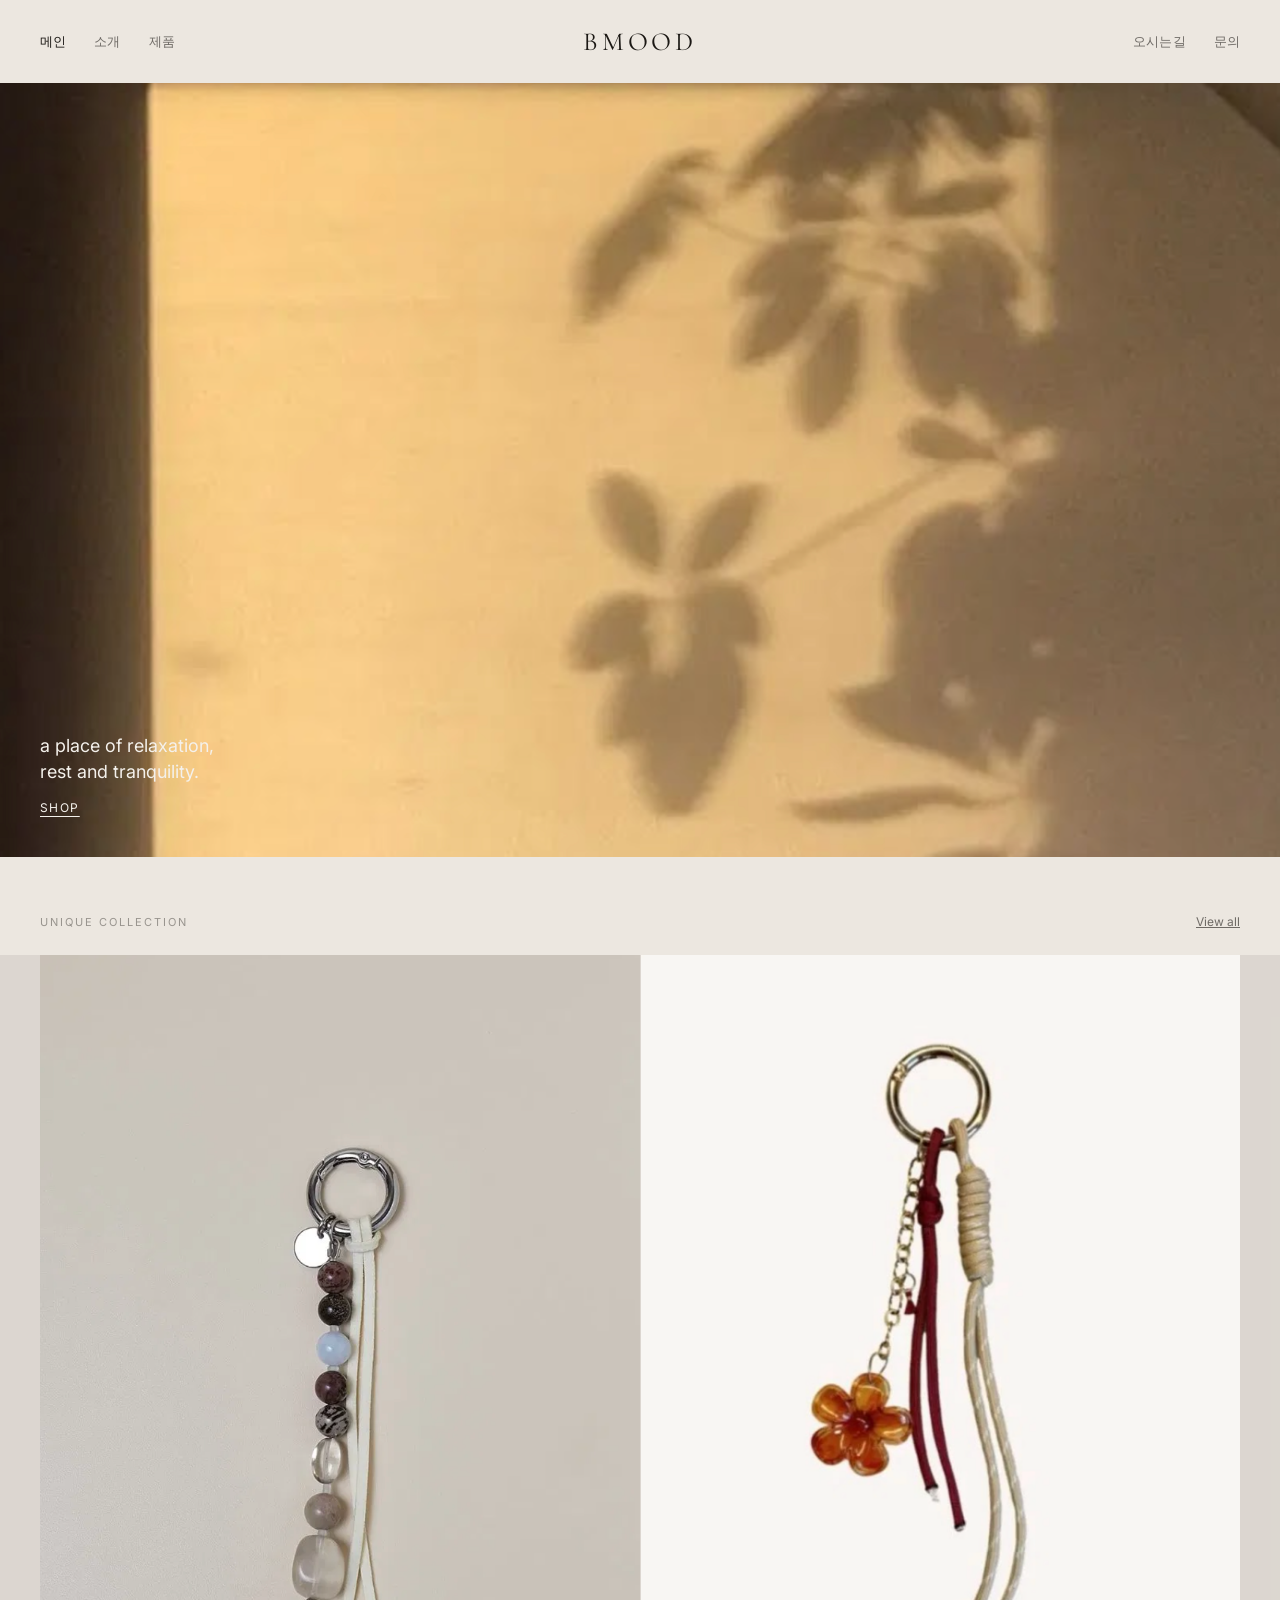
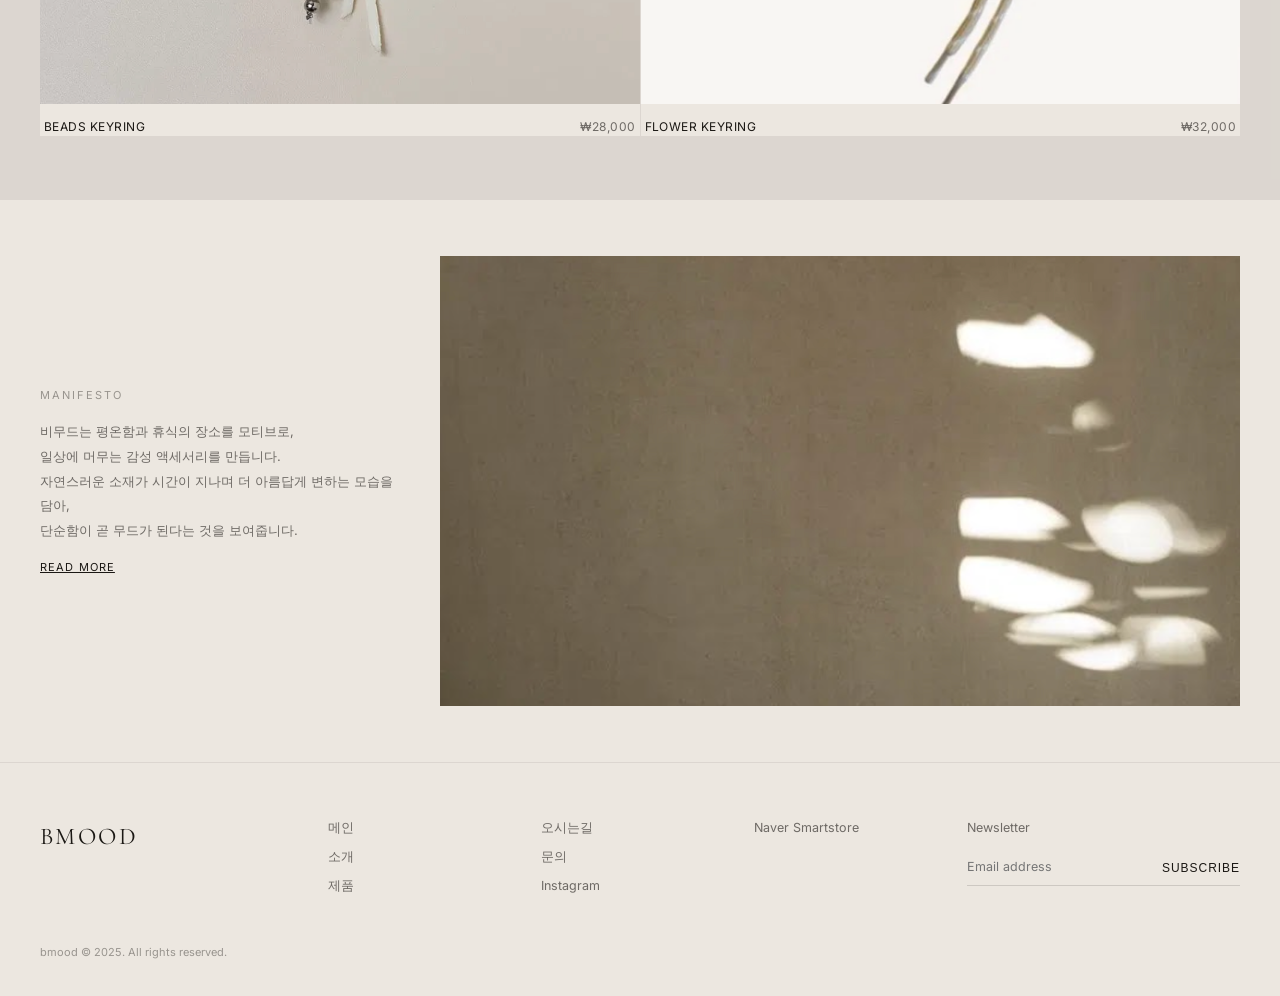
<file: index.html>
<!DOCTYPE html>
<html lang="ko">
<head>
<meta charset="UTF-8">
<meta name="viewport" content="width=device-width, initial-scale=1.0">
<title>bmood — a place of relaxation, rest and tranquility.</title>
<link href="https://fonts.googleapis.com/css2?family=Cormorant+Garamond:ital@0;1&family=Inter:wght@300;400;500&display=swap" rel="stylesheet">
<link rel="stylesheet" href="styles.css">
</head>
<body>

<header class="site-header">
  <nav class="nav-left">
    <a href="index.html" class="active">메인</a>
    <a href="about.html">소개</a>
    <a href="shop.html">제품</a>
  </nav>
  <a class="logo" href="index.html">bmood</a>
  <nav class="nav-right">
    <a href="location.html">오시는길</a>
    <a href="contact.html">문의</a>
  </nav>
  <button class="nav-menu-btn" aria-label="메뉴 열기"><span></span><span></span><span></span></button>
</header>
<div class="mobile-nav">
  <a href="index.html" class="active">메인</a>
  <a href="about.html">소개</a>
  <a href="shop.html">제품</a>
  <a href="location.html">오시는길</a>
  <a href="contact.html">문의</a>
</div>

<section class="hero">
  <img src="e.png" alt="bmood lifestyle">
  <div class="hero-overlay">
    <p>a place of relaxation,<br>rest and tranquility.</p>
    <a class="hero-link" href="shop.html">Shop</a>
  </div>
</section>

<div class="section-head">
  <span class="eyebrow">Unique Collection</span>
  <span class="meta"><a href="shop.html">View all</a></span>
</div>

<div class="product-grid cols-2">
  <a class="product-card" href="shop.html">
    <div class="thumb"><img src="a.png" alt="Beads Keyring"></div>
    <div class="meta-row">
      <span>Beads Keyring</span>
      <span class="price">₩28,000</span>
    </div>
  </a>
  <a class="product-card" href="shop.html">
    <div class="thumb"><img src="b.png" alt="Flower Keyring"></div>
    <div class="meta-row">
      <span>Flower Keyring</span>
      <span class="price">₩32,000</span>
    </div>
  </a>
</div>

<div class="manifesto">
  <div class="manifesto-text">
    <span class="eyebrow">Manifesto</span>
    <p>비무드는 평온함과 휴식의 장소를 모티브로,<br>일상에 머무는 감성 액세서리를 만듭니다.<br>자연스러운 소재가 시간이 지나며 더 아름답게 변하는 모습을 담아,<br>단순함이 곧 무드가 된다는 것을 보여줍니다.</p>
    <a class="read-more" href="about.html">Read more</a>
  </div>
  <div class="manifesto-image">
    <img src="c.png" alt="bmood mood">
  </div>
</div>

<footer class="site-footer">
  <div class="footer-top">
    <div class="footer-brand-mark">bmood</div>
    <div class="footer-col">
      <a href="index.html">메인</a>
      <a href="about.html">소개</a>
      <a href="shop.html">제품</a>
    </div>
    <div class="footer-col">
      <a href="location.html">오시는길</a>
      <a href="contact.html">문의</a>
      <a href="https://www.instagram.com/bmood_/" target="_blank" rel="noopener">Instagram</a>
    </div>
    <div class="footer-col">
      <a href="https://smartstore.naver.com" target="_blank" rel="noopener">Naver Smartstore</a>
    </div>
    <div class="footer-col">
      <span class="footer-newsletter-label">Newsletter</span>
      <div class="newsletter-input-row">
        <input type="email" placeholder="Email address">
        <button type="button">Subscribe</button>
      </div>
    </div>
  </div>
  <div class="footer-bottom">bmood © 2025. All rights reserved.</div>
</footer>

<script src="main.js"></script>
</body>
</html>
</file>
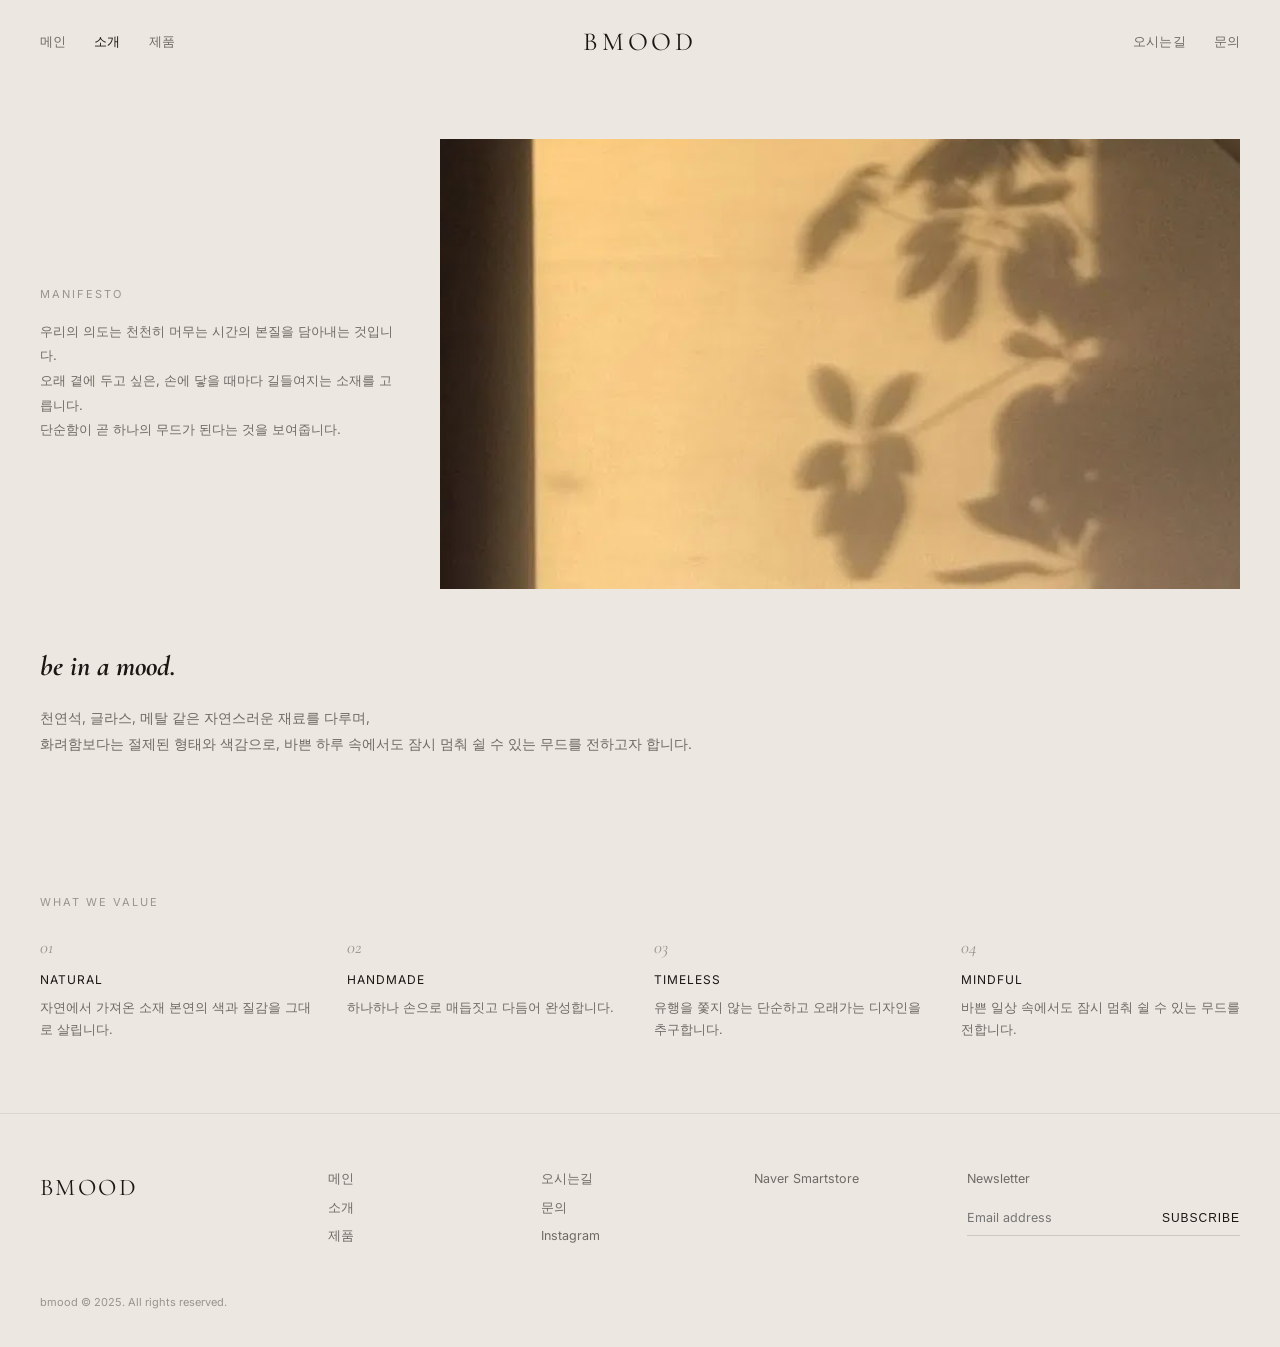
<file: about.html>
<!DOCTYPE html>
<html lang="ko">
<head>
<meta charset="UTF-8">
<meta name="viewport" content="width=device-width, initial-scale=1.0">
<title>소개 — bmood</title>
<link href="https://fonts.googleapis.com/css2?family=Cormorant+Garamond:ital@0;1&family=Inter:wght@300;400;500&display=swap" rel="stylesheet">
<link rel="stylesheet" href="styles.css">
</head>
<body>

<header class="site-header">
  <nav class="nav-left">
    <a href="index.html">메인</a>
    <a href="about.html" class="active">소개</a>
    <a href="shop.html">제품</a>
  </nav>
  <a class="logo" href="index.html">bmood</a>
  <nav class="nav-right">
    <a href="location.html">오시는길</a>
    <a href="contact.html">문의</a>
  </nav>
  <button class="nav-menu-btn" aria-label="메뉴 열기"><span></span><span></span><span></span></button>
</header>
<div class="mobile-nav">
  <a href="index.html">메인</a>
  <a href="about.html" class="active">소개</a>
  <a href="shop.html">제품</a>
  <a href="location.html">오시는길</a>
  <a href="contact.html">문의</a>
</div>

<div class="manifesto">
  <div class="manifesto-text">
    <span class="eyebrow">Manifesto</span>
    <p>우리의 의도는 천천히 머무는 시간의 본질을 담아내는 것입니다.<br>오래 곁에 두고 싶은, 손에 닿을 때마다 길들여지는 소재를 고릅니다.<br>단순함이 곧 하나의 무드가 된다는 것을 보여줍니다.</p>
  </div>
  <div class="manifesto-image">
    <img src="e.png" alt="bmood lifestyle">
  </div>
</div>

<div class="story-section">
  <h2>be in a mood.</h2>
  <p>천연석, 글라스, 메탈 같은 자연스러운 재료를 다루며,<br>화려함보다는 절제된 형태와 색감으로, 바쁜 하루 속에서도 잠시 멈춰 쉴 수 있는 무드를 전하고자 합니다.</p>
</div>

<div class="section-head">
  <span class="eyebrow">What We Value</span>
</div>
<div class="value-grid">
  <div class="value-item">
    <span class="num">01</span>
    <p class="name">Natural</p>
    <p class="text">자연에서 가져온 소재 본연의 색과 질감을 그대로 살립니다.</p>
  </div>
  <div class="value-item">
    <span class="num">02</span>
    <p class="name">Handmade</p>
    <p class="text">하나하나 손으로 매듭짓고 다듬어 완성합니다.</p>
  </div>
  <div class="value-item">
    <span class="num">03</span>
    <p class="name">Timeless</p>
    <p class="text">유행을 쫓지 않는 단순하고 오래가는 디자인을 추구합니다.</p>
  </div>
  <div class="value-item">
    <span class="num">04</span>
    <p class="name">Mindful</p>
    <p class="text">바쁜 일상 속에서도 잠시 멈춰 쉴 수 있는 무드를 전합니다.</p>
  </div>
</div>

<footer class="site-footer">
  <div class="footer-top">
    <div class="footer-brand-mark">bmood</div>
    <div class="footer-col">
      <a href="index.html">메인</a>
      <a href="about.html">소개</a>
      <a href="shop.html">제품</a>
    </div>
    <div class="footer-col">
      <a href="location.html">오시는길</a>
      <a href="contact.html">문의</a>
      <a href="https://www.instagram.com/bmood_/" target="_blank" rel="noopener">Instagram</a>
    </div>
    <div class="footer-col">
      <a href="https://smartstore.naver.com" target="_blank" rel="noopener">Naver Smartstore</a>
    </div>
    <div class="footer-col">
      <span class="footer-newsletter-label">Newsletter</span>
      <div class="newsletter-input-row">
        <input type="email" placeholder="Email address">
        <button type="button">Subscribe</button>
      </div>
    </div>
  </div>
  <div class="footer-bottom">bmood © 2025. All rights reserved.</div>
</footer>

<script src="main.js"></script>
</body>
</html>
</file>
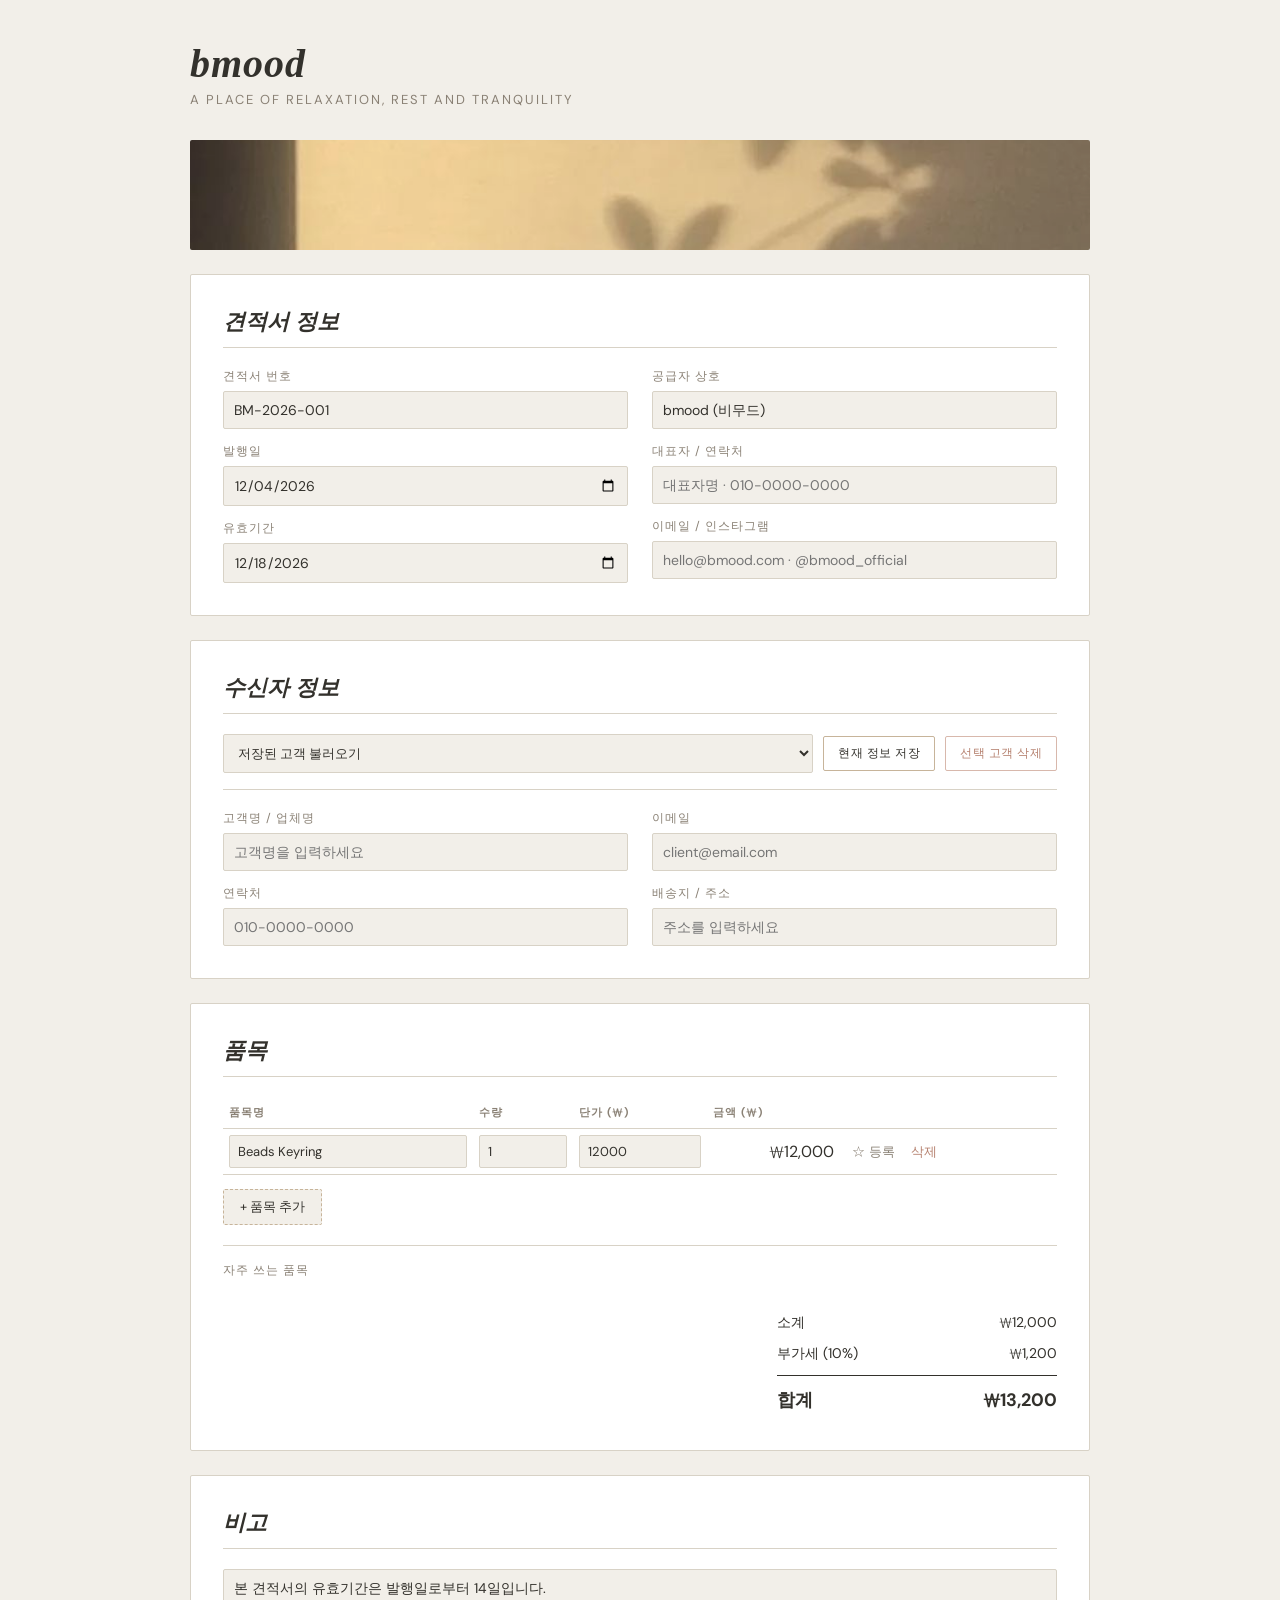
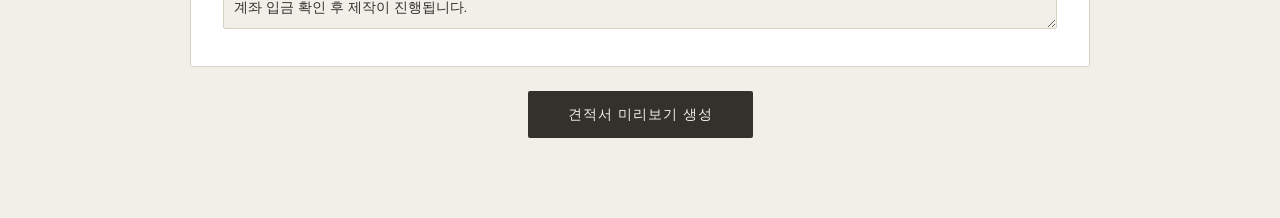
<file: bmood_견적서.html>
<!DOCTYPE html>
<html lang="ko">
<head>
<meta charset="UTF-8">
<title>bmood 견적서 발행</title>
<style>
  @import url('https://fonts.googleapis.com/css2?family=IM+Fell+English:ital@0;1&family=DM+Sans:wght@400;500;700&display=swap');

  :root{
    --cream:#F2EFE9;
    --ink:#33312C;
    --shell-pink:#D9C3B8;
    --sand:#C7B49A;
    --line:#D8D2C6;
    --white:#FFFFFF;
  }

  *{box-sizing:border-box;}

  body{
    margin:0;
    background:var(--cream);
    color:var(--ink);
    font-family:'DM Sans', sans-serif;
    padding:40px 20px 80px;
  }

  .wrap{
    max-width:900px;
    margin:0 auto;
  }

  h1.brand{
    font-family:'IM Fell English', serif;
    font-style:italic;
    font-size:40px;
    letter-spacing:1px;
    margin:0 0 4px;
  }

  .tagline{
    font-size:13px;
    letter-spacing:2px;
    text-transform:uppercase;
    color:#8A8175;
    margin-bottom:32px;
  }

  .panel{
    background:var(--white);
    border:1px solid var(--line);
    border-radius:2px;
    padding:32px;
    margin-bottom:24px;
  }

  .panel h2{
    font-family:'IM Fell English', serif;
    font-style:italic;
    font-size:22px;
    margin:0 0 20px;
    padding-bottom:10px;
    border-bottom:1px solid var(--line);
  }

  .grid2{
    display:grid;
    grid-template-columns:1fr 1fr;
    gap:24px;
  }

  label{
    display:block;
    font-size:12px;
    letter-spacing:1px;
    text-transform:uppercase;
    color:#8A8175;
    margin-bottom:6px;
    margin-top:14px;
  }

  label:first-child{margin-top:0;}

  input, textarea{
    width:100%;
    padding:9px 10px;
    border:1px solid var(--line);
    border-radius:2px;
    background:var(--cream);
    font-family:'DM Sans', sans-serif;
    font-size:14px;
    color:var(--ink);
  }

  textarea{resize:vertical;min-height:60px;}

  table{
    width:100%;
    border-collapse:collapse;
    margin-top:8px;
  }

  th{
    text-align:left;
    font-size:11px;
    letter-spacing:1px;
    text-transform:uppercase;
    color:#8A8175;
    padding:8px 6px;
    border-bottom:1px solid var(--line);
  }

  td{
    padding:6px;
    border-bottom:1px solid var(--line);
  }

  td input{padding:7px 8px;font-size:13px;}

  .num{text-align:right;}

  .rm-btn{
    background:none;
    border:none;
    color:#B5806E;
    cursor:pointer;
    font-size:13px;
    padding:4px 6px;
  }

  .star-btn{
    color:#8A8175;
  }

  .add-row{
    margin-top:14px;
    background:var(--cream);
    border:1px dashed var(--sand);
    color:var(--ink);
    padding:8px 16px;
    border-radius:2px;
    cursor:pointer;
    font-size:13px;
    font-family:'DM Sans', sans-serif;
  }

  .preset-bar{
    display:flex;
    gap:10px;
    align-items:center;
    margin-bottom:20px;
    padding-bottom:16px;
    border-bottom:1px solid var(--line);
    flex-wrap:wrap;
  }

  .preset-bar select{
    flex:1;
    min-width:180px;
    padding:9px 10px;
    border:1px solid var(--line);
    border-radius:2px;
    background:var(--cream);
    font-family:'DM Sans', sans-serif;
    font-size:13px;
    color:var(--ink);
  }

  .btn-outline{
    background:none;
    border:1px solid var(--sand);
    color:var(--ink);
    padding:8px 14px;
    border-radius:2px;
    cursor:pointer;
    font-size:12px;
    letter-spacing:0.5px;
    font-family:'DM Sans', sans-serif;
    white-space:nowrap;
  }

  .btn-outline:hover{background:var(--cream);}

  .btn-outline.danger{
    border-color:#D8B8AC;
    color:#B5806E;
  }

  .preset-section{
    margin-top:20px;
    padding-top:16px;
    border-top:1px solid var(--line);
  }

  .preset-section > label{margin-top:0;}

  .preset-chip-list{
    display:flex;
    flex-wrap:wrap;
    gap:8px;
    margin-top:8px;
  }

  .preset-chip{
    display:flex;
    align-items:center;
    gap:6px;
    background:var(--cream);
    border:1px solid var(--line);
    border-radius:14px;
    padding:6px 8px 6px 14px;
    font-size:12px;
  }

  .preset-chip button{
    background:none;
    border:none;
    cursor:pointer;
    font-size:12px;
    padding:2px 4px;
  }

  .preset-chip .load-btn{color:var(--ink);font-weight:500;}
  .preset-chip .del-btn{color:#B5806E;}

  .preset-empty{
    font-size:12px;
    color:#B5A98C;
    margin-top:8px;
  }

  .totals{
    margin-top:20px;
    margin-left:auto;
    width:280px;
  }

  .totals div{
    display:flex;
    justify-content:space-between;
    padding:6px 0;
    font-size:14px;
  }

  .totals .grand{
    border-top:1px solid var(--ink);
    margin-top:6px;
    padding-top:12px;
    font-weight:700;
    font-size:18px;
  }

  .actions{
    text-align:center;
    margin-top:8px;
  }

  .btn-primary{
    background:var(--ink);
    color:var(--cream);
    border:none;
    padding:14px 40px;
    border-radius:2px;
    font-size:14px;
    letter-spacing:1px;
    text-transform:uppercase;
    cursor:pointer;
    font-family:'DM Sans', sans-serif;
  }

  .btn-primary:hover{background:#4a4740;}

  /* ---------- PREVIEW / PRINT DOCUMENT ---------- */
  #preview{display:none;}

  .doc{
    background:var(--white);
    padding:60px;
    border:1px solid var(--line);
  }

  .doc-banner{
    position:relative;
    width:100%;
    height:140px;
    border-radius:2px;
    overflow:hidden;
    margin-bottom:28px;
  }

  .doc-banner img{
    width:100%;
    height:100%;
    object-fit:cover;
    display:block;
  }

  .doc-banner::after{
    content:"";
    position:absolute;
    inset:0;
    background:linear-gradient(180deg, rgba(242,239,233,0) 40%, rgba(242,239,233,0.9) 100%);
  }

  .form-banner{
    position:relative;
    width:100%;
    height:110px;
    border-radius:2px;
    overflow:hidden;
    margin-bottom:24px;
  }

  .form-banner img{
    width:100%;
    height:100%;
    object-fit:cover;
    display:block;
    opacity:0.9;
  }

  .doc-head{
    display:flex;
    justify-content:space-between;
    align-items:flex-start;
    border-bottom:2px solid var(--ink);
    padding-bottom:24px;
    margin-bottom:32px;
  }

  .doc-head h1{
    font-family:'IM Fell English', serif;
    font-style:italic;
    font-size:36px;
    margin:0;
  }

  .doc-head .tagline{margin-bottom:0;}

  .doc-title{
    text-align:right;
  }

  .doc-title h2{
    font-family:'IM Fell English', serif;
    font-style:italic;
    font-size:28px;
    margin:0 0 6px;
  }

  .doc-title p{margin:2px 0;font-size:13px;color:#8A8175;}

  .doc-parties{
    display:grid;
    grid-template-columns:1fr 1fr;
    gap:40px;
    margin-bottom:32px;
  }

  .doc-parties h3{
    font-size:11px;
    letter-spacing:1px;
    text-transform:uppercase;
    color:#8A8175;
    margin:0 0 8px;
  }

  .doc-parties p{margin:2px 0;font-size:14px;line-height:1.5;}

  .doc-table{width:100%;border-collapse:collapse;margin-bottom:24px;}
  .doc-table th{
    background:var(--shell-pink);
    color:var(--ink);
    text-align:left;
    padding:10px 12px;
    font-size:12px;
    letter-spacing:0.5px;
  }
  .doc-table td{
    padding:10px 12px;
    border-bottom:1px solid var(--line);
    font-size:14px;
  }
  .doc-table .num{text-align:right;}

  .doc-totals{
    width:280px;
    margin-left:auto;
  }
  .doc-totals div{
    display:flex;
    justify-content:space-between;
    padding:6px 0;
    font-size:14px;
  }
  .doc-totals .grand{
    border-top:1px solid var(--ink);
    margin-top:6px;
    padding-top:12px;
    font-weight:700;
    font-size:18px;
  }

  .doc-note{
    margin-top:32px;
    padding-top:20px;
    border-top:1px solid var(--line);
    font-size:13px;
    color:#5c584f;
    white-space:pre-wrap;
    line-height:1.6;
  }

  .doc-footer{
    margin-top:40px;
    text-align:center;
    font-size:12px;
    letter-spacing:2px;
    text-transform:uppercase;
    color:#B5A98C;
  }

  .preview-actions{
    text-align:center;
    margin-bottom:24px;
  }

  .preview-actions button{
    margin:0 6px;
  }

  .btn-secondary{
    background:none;
    border:1px solid var(--ink);
    color:var(--ink);
    padding:14px 28px;
    border-radius:2px;
    font-size:14px;
    letter-spacing:1px;
    text-transform:uppercase;
    cursor:pointer;
    font-family:'DM Sans', sans-serif;
  }

  @media print{
    body{padding:0;background:white;}
    .wrap > *:not(#preview){display:none !important;}
    .preview-actions{display:none !important;}
    #preview{display:block !important;}
    .doc{border:none;padding:0;}
  }
</style>
</head>
<body>
<div class="wrap">

  <h1 class="brand">bmood</h1>
  <div class="tagline">A place of relaxation, rest and tranquility</div>

  <div class="form-banner"><img src="[data-uri]" alt="bmood mood"></div>

  <!-- 발행 정보 -->
  <div class="panel">
    <h2>견적서 정보</h2>
    <div class="grid2">
      <div>
        <label>견적서 번호</label>
        <input id="quoteNo" value="BM-2026-001">
        <label>발행일</label>
        <input id="issueDate" type="date">
        <label>유효기간</label>
        <input id="validUntil" type="date">
      </div>
      <div>
        <label>공급자 상호</label>
        <input id="supplierName" value="bmood (비무드)">
        <label>대표자 / 연락처</label>
        <input id="supplierContact" placeholder="대표자명 · 010-0000-0000">
        <label>이메일 / 인스타그램</label>
        <input id="supplierEmail" placeholder="hello@bmood.com · @bmood_official">
      </div>
    </div>
  </div>

  <!-- 수신자 정보 -->
  <div class="panel no-print">
    <h2>수신자 정보</h2>

    <div class="preset-bar">
      <select id="clientPresetSelect" onchange="loadClientPreset(this.value)">
        <option value="">저장된 고객 불러오기</option>
      </select>
      <button class="btn-outline" onclick="saveClientPreset()">현재 정보 저장</button>
      <button class="btn-outline danger" onclick="deleteClientPreset()">선택 고객 삭제</button>
    </div>

    <div class="grid2">
      <div>
        <label>고객명 / 업체명</label>
        <input id="clientName" placeholder="고객명을 입력하세요">
        <label>연락처</label>
        <input id="clientContact" placeholder="010-0000-0000">
      </div>
      <div>
        <label>이메일</label>
        <input id="clientEmail" placeholder="client@email.com">
        <label>배송지 / 주소</label>
        <input id="clientAddress" placeholder="주소를 입력하세요">
      </div>
    </div>
  </div>

  <!-- 품목 -->
  <div class="panel no-print">
    <h2>품목</h2>
    <table id="itemTable">
      <thead>
        <tr>
          <th style="width:30%">품목명</th>
          <th style="width:12%">수량</th>
          <th style="width:16%">단가 (₩)</th>
          <th style="width:16%">금액 (₩)</th>
          <th style="width:26%"></th>
        </tr>
      </thead>
      <tbody id="itemBody">
        <tr>
          <td><input class="itemName" value="Beads Keyring"></td>
          <td><input class="itemQty" type="number" value="1" min="0"></td>
          <td><input class="itemPrice" type="number" value="12000" min="0"></td>
          <td class="num itemAmount">₩12,000</td>
          <td>
            <button class="rm-btn star-btn" onclick="saveItemPreset(this)">☆ 등록</button>
            <button class="rm-btn" onclick="removeRow(this)">삭제</button>
          </td>
        </tr>
      </tbody>
    </table>
    <button class="add-row" onclick="addRow()">+ 품목 추가</button>

    <div class="preset-section">
      <label>자주 쓰는 품목</label>
      <div id="itemPresetList" class="preset-chip-list"></div>
    </div>

    <div class="totals">
      <div><span>소계</span><span id="subtotal">₩12,000</span></div>
      <div><span>부가세 (10%)</span><span id="vat">₩1,200</span></div>
      <div class="grand"><span>합계</span><span id="grandTotal">₩13,200</span></div>
    </div>
  </div>

  <!-- 비고 -->
  <div class="panel">
    <h2>비고</h2>
    <textarea id="note" placeholder="특이사항, 결제 방법, 배송 안내 등을 입력하세요">본 견적서의 유효기간은 발행일로부터 14일입니다.
계좌 입금 확인 후 제작이 진행됩니다.</textarea>
  </div>

  <div class="actions">
    <button class="btn-primary" onclick="showPreview()">견적서 미리보기 생성</button>
  </div>

  <!-- ===== PREVIEW / PRINT AREA ===== -->
  <div id="preview">
    <div class="preview-actions" style="display:block;">
      <button class="btn-secondary" onclick="backToEdit()">← 수정하기</button>
      <button class="btn-primary" onclick="window.print()">PDF로 저장 / 인쇄</button>
    </div>

    <div class="doc">
      <div class="doc-banner"><img src="[data-uri]" alt="bmood mood"></div>
      <div class="doc-head">
        <div>
          <h1>bmood</h1>
          <div class="tagline">A place of relaxation, rest and tranquility</div>
        </div>
        <div class="doc-title">
          <h2>견적서</h2>
          <p id="pQuoteNo"></p>
          <p id="pIssueDate"></p>
          <p id="pValidUntil"></p>
        </div>
      </div>

      <div class="doc-parties">
        <div>
          <h3>공급자</h3>
          <p id="pSupplierName" style="font-weight:700;"></p>
          <p id="pSupplierContact"></p>
          <p id="pSupplierEmail"></p>
        </div>
        <div>
          <h3>수신자</h3>
          <p id="pClientName" style="font-weight:700;"></p>
          <p id="pClientContact"></p>
          <p id="pClientEmail"></p>
          <p id="pClientAddress"></p>
        </div>
      </div>

      <table class="doc-table">
        <thead>
          <tr>
            <th>품목명</th>
            <th style="text-align:right;">수량</th>
            <th style="text-align:right;">단가</th>
            <th style="text-align:right;">금액</th>
          </tr>
        </thead>
        <tbody id="pItemBody"></tbody>
      </table>

      <div class="doc-totals">
        <div><span>소계</span><span id="pSubtotal"></span></div>
        <div><span>부가세 (10%)</span><span id="pVat"></span></div>
        <div class="grand"><span>합계</span><span id="pGrandTotal"></span></div>
      </div>

      <div class="doc-note" id="pNote"></div>

      <div class="doc-footer">bmood · thank you</div>
    </div>
  </div>

</div>

<script>
function won(n){
  return '₩' + Math.round(n).toLocaleString('ko-KR');
}

function recalcRow(tr){
  const qty = parseFloat(tr.querySelector('.itemQty').value) || 0;
  const price = parseFloat(tr.querySelector('.itemPrice').value) || 0;
  tr.querySelector('.itemAmount').textContent = won(qty * price);
  recalcTotals();
}

function recalcTotals(){
  let subtotal = 0;
  document.querySelectorAll('#itemBody tr').forEach(tr => {
    const qty = parseFloat(tr.querySelector('.itemQty').value) || 0;
    const price = parseFloat(tr.querySelector('.itemPrice').value) || 0;
    subtotal += qty * price;
  });
  const vat = subtotal * 0.1;
  document.getElementById('subtotal').textContent = won(subtotal);
  document.getElementById('vat').textContent = won(vat);
  document.getElementById('grandTotal').textContent = won(subtotal + vat);
}

function addRow(){
  const tbody = document.getElementById('itemBody');
  const tr = document.createElement('tr');
  tr.innerHTML = `
    <td><input class="itemName" value=""></td>
    <td><input class="itemQty" type="number" value="1" min="0"></td>
    <td><input class="itemPrice" type="number" value="0" min="0"></td>
    <td class="num itemAmount">₩0</td>
    <td>
      <button class="rm-btn star-btn" onclick="saveItemPreset(this)">☆ 등록</button>
      <button class="rm-btn" onclick="removeRow(this)">삭제</button>
    </td>
  `;
  tbody.appendChild(tr);
  attachRowListeners(tr);
}

function removeRow(btn){
  const tr = btn.closest('tr');
  if(document.querySelectorAll('#itemBody tr').length > 1){
    tr.remove();
    recalcTotals();
  }
}

function attachRowListeners(tr){
  tr.querySelector('.itemQty').addEventListener('input', () => recalcRow(tr));
  tr.querySelector('.itemPrice').addEventListener('input', () => recalcRow(tr));
}

document.querySelectorAll('#itemBody tr').forEach(attachRowListeners);

// default dates
const today = new Date();
document.getElementById('issueDate').valueAsDate = today;
const valid = new Date();
valid.setDate(today.getDate() + 14);
document.getElementById('validUntil').valueAsDate = valid;

function fmtDate(str){
  if(!str) return '';
  const d = new Date(str);
  return d.getFullYear() + '.' + String(d.getMonth()+1).padStart(2,'0') + '.' + String(d.getDate()).padStart(2,'0');
}

function showPreview(){
  document.getElementById('pQuoteNo').textContent = '견적서 번호  ' + document.getElementById('quoteNo').value;
  document.getElementById('pIssueDate').textContent = '발행일  ' + fmtDate(document.getElementById('issueDate').value);
  document.getElementById('pValidUntil').textContent = '유효기간  ' + fmtDate(document.getElementById('validUntil').value) + ' 까지';

  document.getElementById('pSupplierName').textContent = document.getElementById('supplierName').value;
  document.getElementById('pSupplierContact').textContent = document.getElementById('supplierContact').value;
  document.getElementById('pSupplierEmail').textContent = document.getElementById('supplierEmail').value;

  document.getElementById('pClientName').textContent = document.getElementById('clientName').value || '고객명';
  document.getElementById('pClientContact').textContent = document.getElementById('clientContact').value;
  document.getElementById('pClientEmail').textContent = document.getElementById('clientEmail').value;
  document.getElementById('pClientAddress').textContent = document.getElementById('clientAddress').value;

  const pBody = document.getElementById('pItemBody');
  pBody.innerHTML = '';
  let subtotal = 0;
  document.querySelectorAll('#itemBody tr').forEach(tr => {
    const name = tr.querySelector('.itemName').value;
    const qty = parseFloat(tr.querySelector('.itemQty').value) || 0;
    const price = parseFloat(tr.querySelector('.itemPrice').value) || 0;
    const amount = qty * price;
    subtotal += amount;
    const row = document.createElement('tr');
    row.innerHTML = `
      <td>${name}</td>
      <td class="num">${qty}</td>
      <td class="num">${won(price)}</td>
      <td class="num">${won(amount)}</td>
    `;
    pBody.appendChild(row);
  });

  const vat = subtotal * 0.1;
  document.getElementById('pSubtotal').textContent = won(subtotal);
  document.getElementById('pVat').textContent = won(vat);
  document.getElementById('pGrandTotal').textContent = won(subtotal + vat);
  document.getElementById('pNote').textContent = document.getElementById('note').value;

  document.querySelectorAll('.wrap > .panel, .wrap > .actions, .wrap > h1.brand, .wrap > .tagline').forEach(el => el.style.display = 'none');
  document.getElementById('preview').style.display = 'block';
  window.scrollTo(0,0);
}

function backToEdit(){
  document.querySelectorAll('.wrap > .panel, .wrap > .actions, .wrap > h1.brand, .wrap > .tagline').forEach(el => el.style.display = '');
  document.getElementById('preview').style.display = 'none';
}
</script>
</body>
</html>
</file>
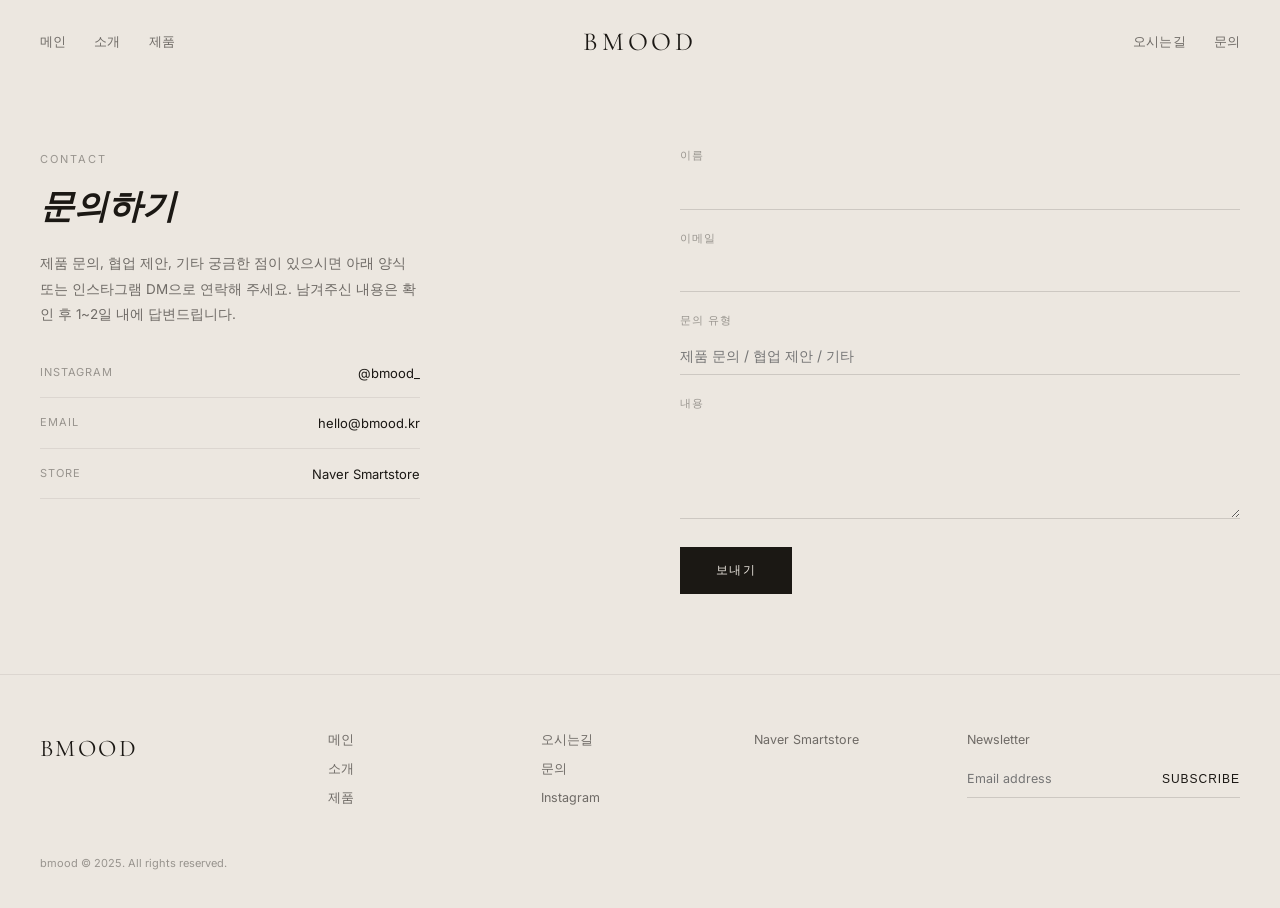
<file: contact.html>
<!DOCTYPE html>
<html lang="ko">
<head>
<meta charset="UTF-8">
<meta name="viewport" content="width=device-width, initial-scale=1.0">
<title>문의 — bmood</title>
<link href="https://fonts.googleapis.com/css2?family=Cormorant+Garamond:ital@0;1&family=Inter:wght@300;400;500&display=swap" rel="stylesheet">
<link rel="stylesheet" href="styles.css">
</head>
<body>

<header class="site-header">
  <nav class="nav-left">
    <a href="index.html">메인</a>
    <a href="about.html">소개</a>
    <a href="shop.html">제품</a>
  </nav>
  <a class="logo" href="index.html">bmood</a>
  <nav class="nav-right">
    <a href="location.html">오시는길</a>
    <a href="contact.html" class="active">문의</a>
  </nav>
  <button class="nav-menu-btn" aria-label="메뉴 열기"><span></span><span></span><span></span></button>
</header>
<div class="mobile-nav">
  <a href="index.html">메인</a>
  <a href="about.html">소개</a>
  <a href="shop.html">제품</a>
  <a href="location.html">오시는길</a>
  <a href="contact.html" class="active">문의</a>
</div>

<div class="contact-wrap">
  <div class="contact-intro">
    <span class="eyebrow">Contact</span>
    <h1>문의하기</h1>
    <p>제품 문의, 협업 제안, 기타 궁금한 점이 있으시면 아래 양식 또는 인스타그램 DM으로 연락해 주세요. 남겨주신 내용은 확인 후 1~2일 내에 답변드립니다.</p>

    <div class="contact-info-list">
      <div class="contact-info-row">
        <span class="label">Instagram</span>
        <span class="value">@bmood_</span>
      </div>
      <div class="contact-info-row">
        <span class="label">Email</span>
        <a class="value" href="mailto:hello@bmood.kr">hello@bmood.kr</a>
      </div>
      <div class="contact-info-row">
        <span class="label">Store</span>
        <span class="value">Naver Smartstore</span>
      </div>
    </div>
  </div>

  <div>
    <form class="contact-form" id="contact-form">
      <div class="form-group">
        <label for="name">이름</label>
        <input type="text" id="name" name="name" required>
      </div>
      <div class="form-group">
        <label for="email">이메일</label>
        <input type="email" id="email" name="email" required>
      </div>
      <div class="form-group">
        <label for="subject">문의 유형</label>
        <input type="text" id="subject" name="subject" placeholder="제품 문의 / 협업 제안 / 기타">
      </div>
      <div class="form-group">
        <label for="message">내용</label>
        <textarea id="message" name="message" required></textarea>
      </div>
      <button type="submit" class="form-submit">보내기</button>
    </form>

    <div class="form-success">
      <span class="check">thank you.</span>
      <p>문의가 정상적으로 접수되었습니다.<br>빠른 시일 내에 답변드리겠습니다.</p>
    </div>
  </div>
</div>

<footer class="site-footer">
  <div class="footer-top">
    <div class="footer-brand-mark">bmood</div>
    <div class="footer-col">
      <a href="index.html">메인</a>
      <a href="about.html">소개</a>
      <a href="shop.html">제품</a>
    </div>
    <div class="footer-col">
      <a href="location.html">오시는길</a>
      <a href="contact.html">문의</a>
      <a href="https://www.instagram.com/bmood_/" target="_blank" rel="noopener">Instagram</a>
    </div>
    <div class="footer-col">
      <a href="https://smartstore.naver.com" target="_blank" rel="noopener">Naver Smartstore</a>
    </div>
    <div class="footer-col">
      <span class="footer-newsletter-label">Newsletter</span>
      <div class="newsletter-input-row">
        <input type="email" placeholder="Email address">
        <button type="button">Subscribe</button>
      </div>
    </div>
  </div>
  <div class="footer-bottom">bmood © 2025. All rights reserved.</div>
</footer>

<script src="main.js"></script>
</body>
</html>
</file>
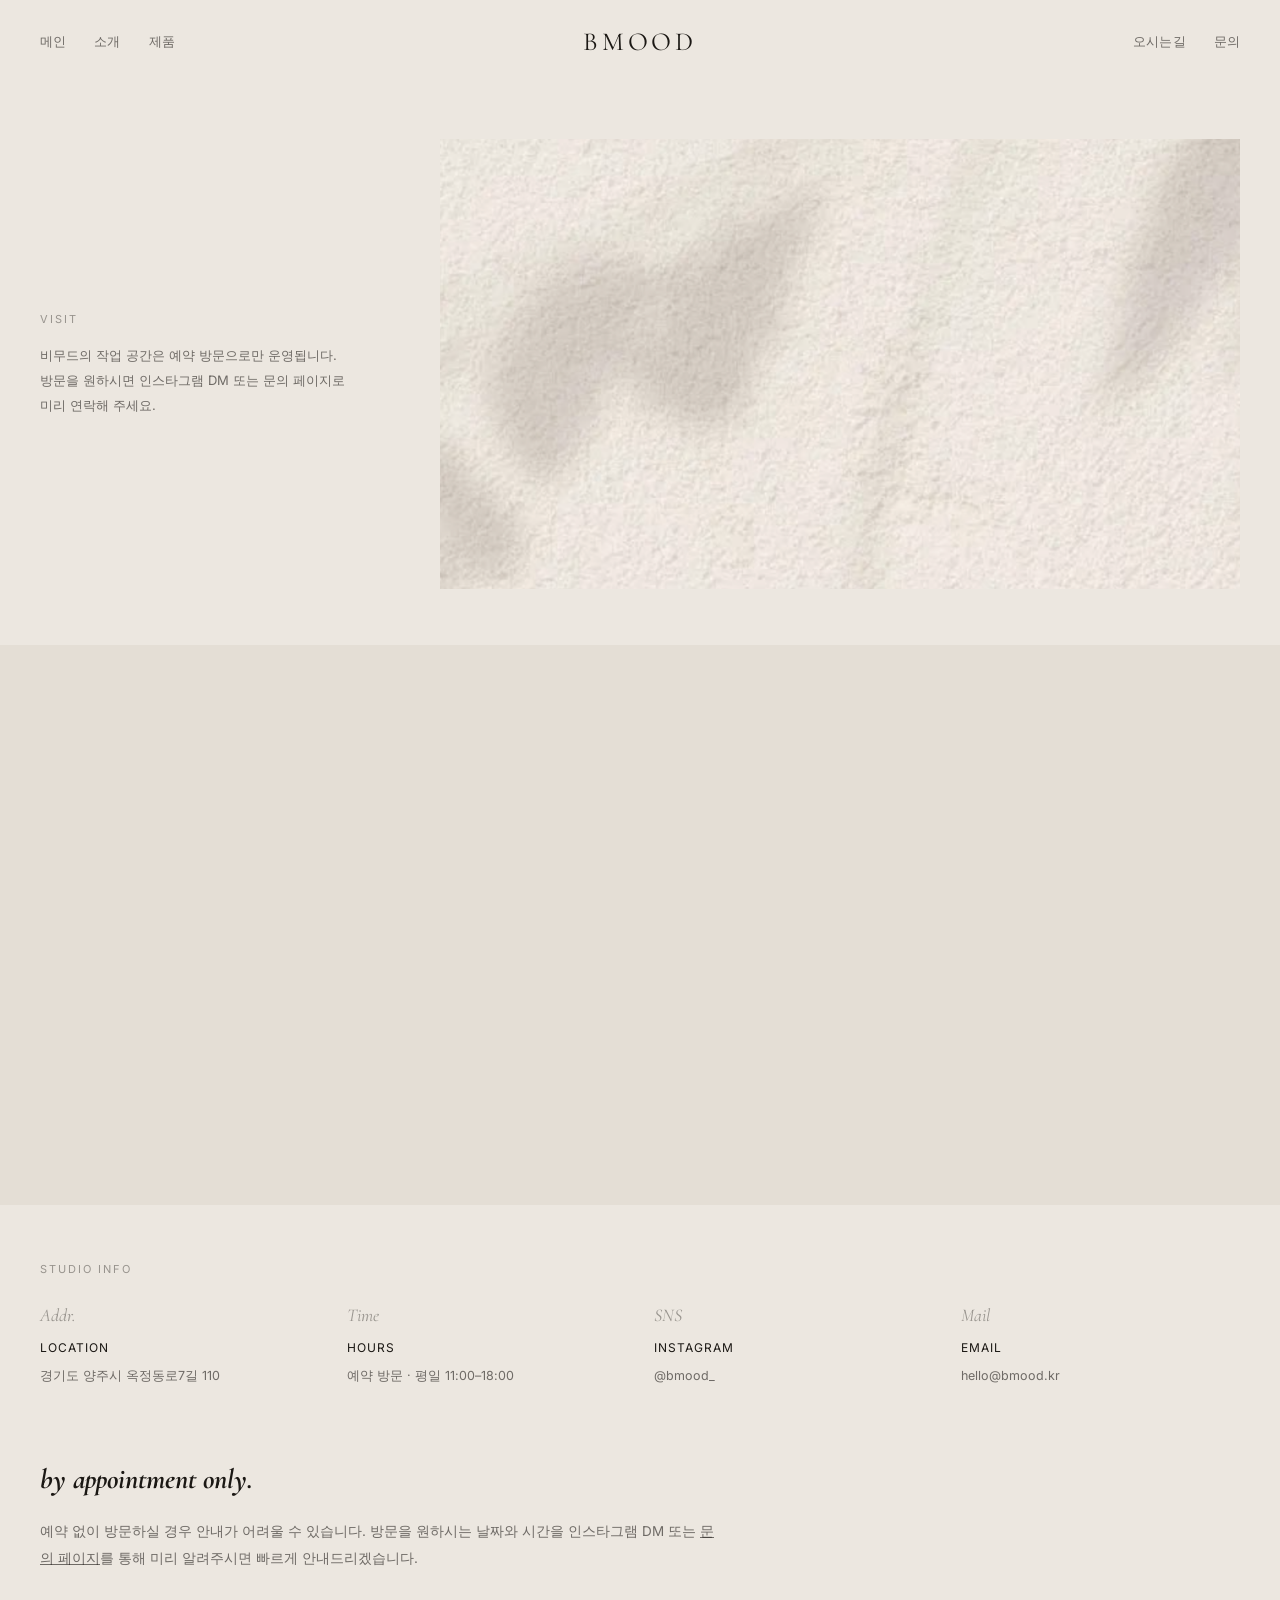
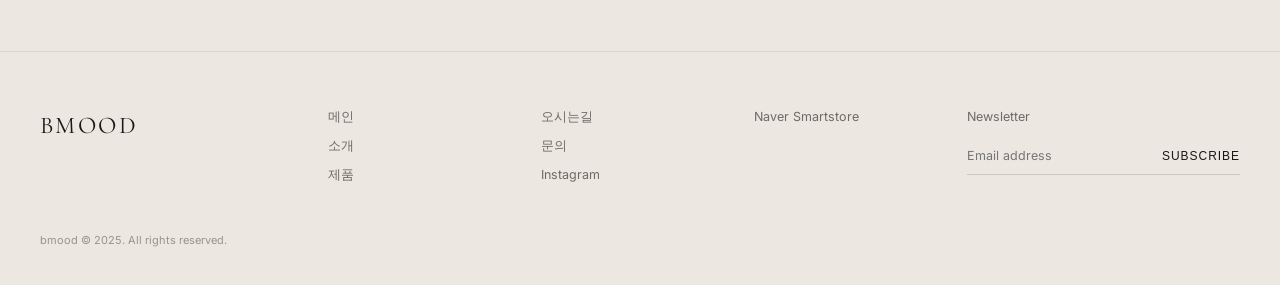
<file: location.html>
<!DOCTYPE html>
<html lang="ko">
<head>
<meta charset="UTF-8">
<meta name="viewport" content="width=device-width, initial-scale=1.0">
<title>오시는길 — bmood</title>
<link href="https://fonts.googleapis.com/css2?family=Cormorant+Garamond:ital@0;1&family=Inter:wght@300;400;500&display=swap" rel="stylesheet">
<link rel="stylesheet" href="styles.css">
</head>
<body>

<header class="site-header">
  <nav class="nav-left">
    <a href="index.html">메인</a>
    <a href="about.html">소개</a>
    <a href="shop.html">제품</a>
  </nav>
  <a class="logo" href="index.html">bmood</a>
  <nav class="nav-right">
    <a href="location.html" class="active">오시는길</a>
    <a href="contact.html">문의</a>
  </nav>
  <button class="nav-menu-btn" aria-label="메뉴 열기"><span></span><span></span><span></span></button>
</header>
<div class="mobile-nav">
  <a href="index.html">메인</a>
  <a href="about.html">소개</a>
  <a href="shop.html">제품</a>
  <a href="location.html" class="active">오시는길</a>
  <a href="contact.html">문의</a>
</div>

<div class="manifesto">
  <div class="manifesto-text">
    <span class="eyebrow">Visit</span>
    <p>비무드의 작업 공간은 예약 방문으로만 운영됩니다.<br>방문을 원하시면 인스타그램 DM 또는 문의 페이지로<br>미리 연락해 주세요.</p>
  </div>
  <div class="manifesto-image">
    <img src="d.png" alt="bmood studio">
  </div>
</div>

<div class="map-wrap">
  <iframe src="https://www.google.com/maps?q=%EA%B2%BD%EA%B8%B0%EB%8F%84%20%EC%96%91%EC%A3%BC%EC%8B%9C%20%EC%98%A5%EC%A0%95%EB%8F%99%EB%A1%9C7%EA%B8%B8%20110&output=embed" loading="lazy" referrerpolicy="no-referrer-when-downgrade" allowfullscreen></iframe>
</div>

<div class="section-head">
  <span class="eyebrow">Studio Info</span>
</div>

<div class="value-grid">
  <div class="value-item">
    <span class="num">Addr.</span>
    <p class="name">Location</p>
    <p class="text">경기도 양주시 옥정동로7길 110</p>
  </div>
  <div class="value-item">
    <span class="num">Time</span>
    <p class="name">Hours</p>
    <p class="text">예약 방문 · 평일 11:00–18:00</p>
  </div>
  <div class="value-item">
    <span class="num">SNS</span>
    <p class="name">Instagram</p>
    <p class="text">@bmood_</p>
  </div>
  <div class="value-item">
    <span class="num">Mail</span>
    <p class="name">Email</p>
    <p class="text"><a href="mailto:hello@bmood.kr">hello@bmood.kr</a></p>
  </div>
</div>

<div class="story-section">
  <h2>by appointment only.</h2>
  <p>예약 없이 방문하실 경우 안내가 어려울 수 있습니다. 방문을 원하시는 날짜와 시간을 인스타그램 DM 또는 <a href="contact.html" style="text-decoration: underline;">문의 페이지</a>를 통해 미리 알려주시면 빠르게 안내드리겠습니다.</p>
</div>

<footer class="site-footer">
  <div class="footer-top">
    <div class="footer-brand-mark">bmood</div>
    <div class="footer-col">
      <a href="index.html">메인</a>
      <a href="about.html">소개</a>
      <a href="shop.html">제품</a>
    </div>
    <div class="footer-col">
      <a href="location.html">오시는길</a>
      <a href="contact.html">문의</a>
      <a href="https://www.instagram.com/bmood_/" target="_blank" rel="noopener">Instagram</a>
    </div>
    <div class="footer-col">
      <a href="https://smartstore.naver.com" target="_blank" rel="noopener">Naver Smartstore</a>
    </div>
    <div class="footer-col">
      <span class="footer-newsletter-label">Newsletter</span>
      <div class="newsletter-input-row">
        <input type="email" placeholder="Email address">
        <button type="button">Subscribe</button>
      </div>
    </div>
  </div>
  <div class="footer-bottom">bmood © 2025. All rights reserved.</div>
</footer>

<script src="main.js"></script>
</body>
</html>
</file>
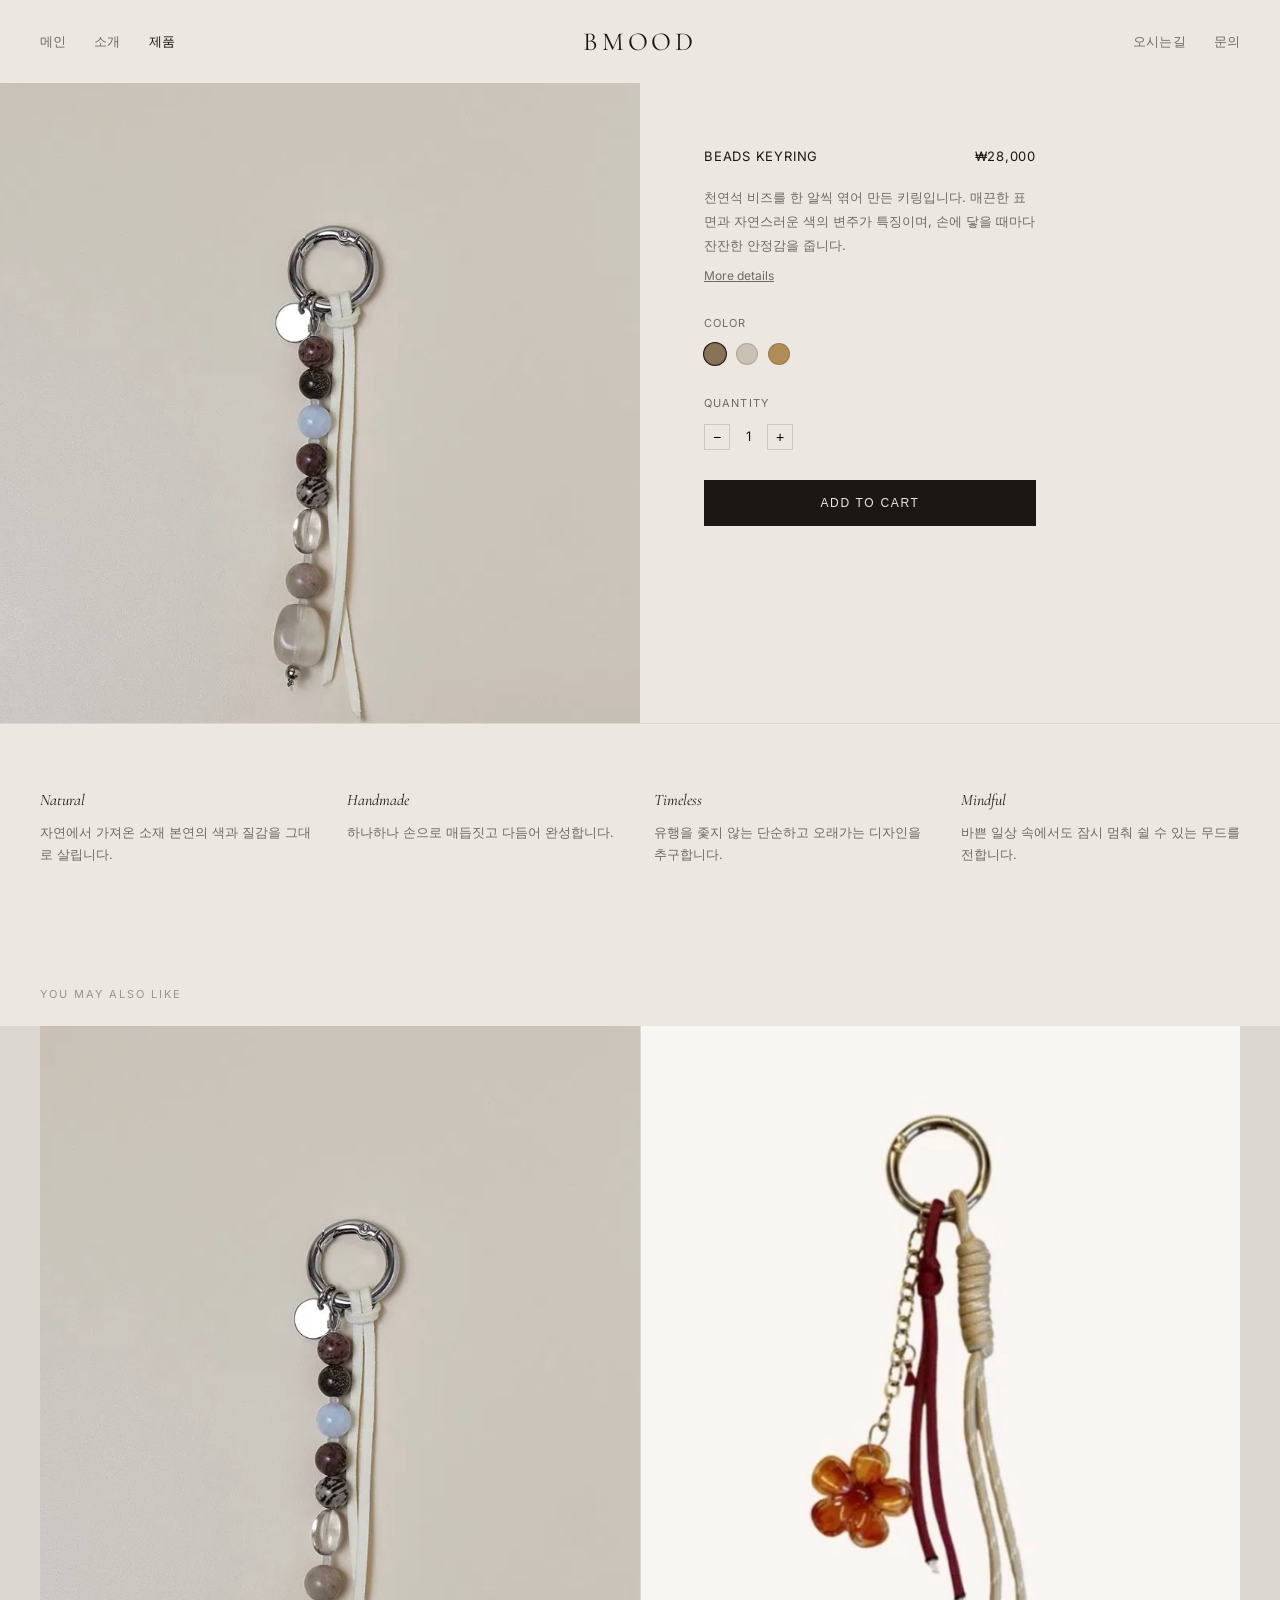
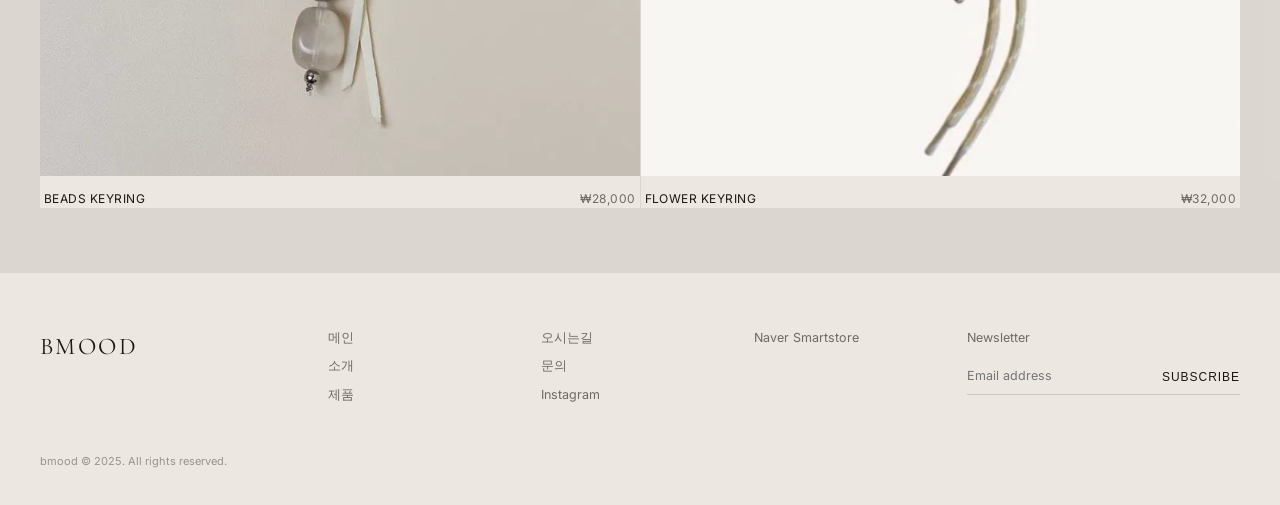
<file: product.html>
<!DOCTYPE html>
<html lang="ko">
<head>
<meta charset="UTF-8">
<meta name="viewport" content="width=device-width, initial-scale=1.0">
<title>Product — bmood</title>
<link href="https://fonts.googleapis.com/css2?family=Cormorant+Garamond:ital@0;1&family=Inter:wght@300;400;500&display=swap" rel="stylesheet">
<link rel="stylesheet" href="styles.css">
</head>
<body>

<header class="site-header">
  <nav class="nav-left">
    <a href="index.html">메인</a>
    <a href="about.html">소개</a>
    <a href="shop.html" class="active">제품</a>
  </nav>
  <a class="logo" href="index.html">bmood</a>
  <nav class="nav-right">
    <a href="location.html">오시는길</a>
    <a href="contact.html">문의</a>
  </nav>
  <button class="nav-menu-btn" aria-label="메뉴 열기"><span></span><span></span><span></span></button>
</header>
<div class="mobile-nav">
  <a href="index.html">메인</a>
  <a href="about.html">소개</a>
  <a href="shop.html" class="active">제품</a>
  <a href="location.html">오시는길</a>
  <a href="contact.html">문의</a>
</div>

<section class="detail">
  <div class="detail-image">
    <img id="product-image" src="a.png" alt="">
  </div>
  <div class="detail-info">
    <div class="title-row">
      <span id="product-name">Beads Keyring</span>
      <span id="product-price">₩28,000</span>
    </div>
    <p class="desc" id="product-desc">천연석 비즈를 한 알씩 엮어 만든 키링입니다. 매끈한 표면과 자연스러운 색의 변주가 특징이며, 손에 닿을 때마다 잔잔한 안정감을 줍니다.</p>
    <a class="more-details" href="#">More details</a>

    <div class="detail-block">
      <div class="label">Color</div>
      <div class="swatch-row" id="color-row">
        <button class="active" style="background:#8a7256" data-color="천연석"></button>
        <button style="background:#c9c2b4" data-color="실버"></button>
        <button style="background:#b08d57" data-color="골드"></button>
      </div>
    </div>

    <div class="detail-block">
      <div class="label">Quantity</div>
      <div class="qty-row">
        <div class="qty-control">
          <button class="qty-minus">−</button>
          <span class="qty-value">1</span>
          <button class="qty-plus">+</button>
        </div>
      </div>
    </div>

    <button class="add-to-cart">Add to Cart</button>
  </div>
</section>

<div class="detail-features">
  <div class="feature">
    <p class="feature-title">Natural</p>
    <p class="feature-text">자연에서 가져온 소재 본연의 색과 질감을 그대로 살립니다.</p>
  </div>
  <div class="feature">
    <p class="feature-title">Handmade</p>
    <p class="feature-text">하나하나 손으로 매듭짓고 다듬어 완성합니다.</p>
  </div>
  <div class="feature">
    <p class="feature-title">Timeless</p>
    <p class="feature-text">유행을 좇지 않는 단순하고 오래가는 디자인을 추구합니다.</p>
  </div>
  <div class="feature">
    <p class="feature-title">Mindful</p>
    <p class="feature-text">바쁜 일상 속에서도 잠시 멈춰 쉴 수 있는 무드를 전합니다.</p>
  </div>
</div>

<div class="section-head">
  <span class="eyebrow">You may also like</span>
</div>
<div class="product-grid cols-2" id="related-grid">
  <a class="product-card" href="product.html?id=beads">
    <div class="thumb"><img src="a.png" alt="Beads Keyring"></div>
    <div class="meta-row"><span>Beads Keyring</span><span class="price">₩28,000</span></div>
  </a>
  <a class="product-card" href="product.html?id=flower">
    <div class="thumb"><img src="b.png" alt="Flower Keyring"></div>
    <div class="meta-row"><span>Flower Keyring</span><span class="price">₩32,000</span></div>
  </a>
</div>

<footer class="site-footer">
  <div class="footer-top">
    <div class="footer-brand-mark">bmood</div>
    <div class="footer-col">
      <a href="index.html">메인</a>
      <a href="about.html">소개</a>
      <a href="shop.html">제품</a>
    </div>
    <div class="footer-col">
      <a href="location.html">오시는길</a>
      <a href="contact.html">문의</a>
      <a href="https://www.instagram.com/bmood_/" target="_blank" rel="noopener">Instagram</a>
    </div>
    <div class="footer-col">
      <a href="https://smartstore.naver.com" target="_blank" rel="noopener">Naver Smartstore</a>
    </div>
    <div class="footer-col">
      <span class="footer-newsletter-label">Newsletter</span>
      <div class="newsletter-input-row">
        <input type="email" placeholder="Email address">
        <button type="button">Subscribe</button>
      </div>
    </div>
  </div>
  <div class="footer-bottom">bmood © 2025. All rights reserved.</div>
</footer>

<script src="main.js"></script>
<script src="product.js"></script>
</body>
</html>
</file>
<file: styles.css>
*, *::before, *::after { box-sizing: border-box; margin: 0; padding: 0; }

:root {
  --bg: #ECE7E0;
  --bg-soft: #E4DED5;
  --ink: #1B1814;
  --ink-60: rgba(27,24,20,0.6);
  --ink-40: rgba(27,24,20,0.4);
  --ink-15: rgba(27,24,20,0.15);
  --ink-08: rgba(27,24,20,0.08);
}

html { scroll-behavior: smooth; }

body {
  background: var(--bg);
  color: var(--ink);
  font-family: 'Inter', sans-serif;
  font-size: 14px;
  line-height: 1.5;
}

a { color: inherit; text-decoration: none; }

img { display: block; max-width: 100%; }

/* ---------- Header ---------- */
.site-header {
  display: grid;
  grid-template-columns: 1fr auto 1fr;
  align-items: center;
  padding: 22px 40px;
  background: var(--bg);
  position: relative;
  z-index: 50;
}

.nav-left, .nav-right {
  display: flex;
  gap: 28px;
  align-items: center;
}

.nav-right { justify-content: flex-end; }

.nav-left a, .nav-right a {
  font-size: 13px;
  letter-spacing: 0.01em;
  color: var(--ink-60);
  transition: color 0.2s;
}

.nav-left a:hover, .nav-right a:hover, .nav-left a.active { color: var(--ink); }

.logo {
  grid-column: 2;
  justify-self: center;
  font-family: 'Cormorant Garamond', serif;
  font-size: 26px;
  letter-spacing: 0.14em;
  text-transform: uppercase;
  color: var(--ink);
}

.nav-menu-btn {
  display: none;
  background: none;
  border: none;
  flex-direction: column;
  gap: 4px;
  cursor: pointer;
  padding: 4px;
}

.nav-menu-btn span { display: block; width: 20px; height: 1px; background: var(--ink); }

.mobile-nav {
  display: none;
  flex-direction: column;
  padding: 0 40px 18px;
  background: var(--bg);
}

.mobile-nav.open { display: flex; }

.mobile-nav a {
  padding: 12px 0;
  font-size: 13px;
  letter-spacing: 0.04em;
  border-bottom: 1px solid var(--ink-08);
  color: var(--ink-60);
}

.mobile-nav a.active { color: var(--ink); }

/* ---------- Hero ---------- */
.hero {
  position: relative;
  width: 100%;
  height: 86vh;
  min-height: 520px;
  overflow: hidden;
  background: var(--bg-soft);
}

.hero img {
  width: 100%; height: 100%;
  object-fit: cover;
}

.hero-overlay {
  position: absolute;
  left: 40px;
  bottom: 40px;
  color: #F4F1EC;
}

.hero-overlay p {
  font-size: 18px;
  line-height: 1.45;
  max-width: 320px;
}

.hero-link {
  display: inline-block;
  margin-top: 14px;
  font-size: 12px;
  letter-spacing: 0.12em;
  text-transform: uppercase;
  text-decoration: underline;
  text-underline-offset: 4px;
}

/* ---------- Section headers ---------- */
.section-head {
  display: flex;
  justify-content: space-between;
  align-items: baseline;
  padding: 56px 40px 24px;
}

.section-head .eyebrow {
  font-size: 11px;
  letter-spacing: 0.18em;
  text-transform: uppercase;
  color: var(--ink-40);
}

.section-head .meta {
  font-size: 12px;
  color: var(--ink-40);
}

.section-head .meta a { text-decoration: underline; color: var(--ink-60); }

/* ---------- Product grid ---------- */
.product-grid {
  display: grid;
  grid-template-columns: repeat(3, 1fr);
  gap: 1px;
  background: var(--ink-08);
  padding: 0 40px 64px;
}

.product-grid.cols-2 { grid-template-columns: repeat(2, 1fr); }

.product-card {
  background: var(--bg);
  display: flex;
  flex-direction: column;
}

.product-card .thumb {
  aspect-ratio: 4/5;
  overflow: hidden;
  background: var(--bg-soft);
}

.product-card .thumb img {
  width: 100%; height: 100%;
  object-fit: cover;
  transition: transform 0.5s ease;
}

.product-card:hover .thumb img { transform: scale(1.035); }

.product-card .meta-row {
  display: flex;
  justify-content: space-between;
  padding: 14px 4px 0;
  font-size: 12px;
  letter-spacing: 0.04em;
  text-transform: uppercase;
}

.product-card .meta-row .price { color: var(--ink-60); text-transform: none; }

/* ---------- Filter bar ---------- */
.filter-bar {
  display: flex;
  justify-content: space-between;
  align-items: center;
  padding: 18px 40px;
  border-top: 1px solid var(--ink-08);
  border-bottom: 1px solid var(--ink-08);
  font-size: 11px;
  letter-spacing: 0.1em;
  text-transform: uppercase;
}

.filter-bar .filters { display: flex; gap: 22px; }

.filter-bar button {
  background: none;
  border: none;
  font: inherit;
  letter-spacing: inherit;
  text-transform: inherit;
  color: var(--ink-40);
  cursor: pointer;
  padding-bottom: 2px;
}

.filter-bar button.active { color: var(--ink); border-bottom: 1px solid var(--ink); }

.filter-bar .sort { color: var(--ink-40); }

/* ---------- Product detail ---------- */
.detail {
  display: grid;
  grid-template-columns: 1fr 1fr;
}

.detail-image {
  aspect-ratio: 1/1;
  overflow: hidden;
  background: var(--bg-soft);
}

.detail-image img { width: 100%; height: 100%; object-fit: cover; }

.detail-info {
  padding: 64px 64px 0;
  display: flex;
  flex-direction: column;
  max-width: 460px;
}

.detail-info .title-row {
  display: flex;
  justify-content: space-between;
  align-items: baseline;
  font-size: 13px;
  letter-spacing: 0.06em;
  text-transform: uppercase;
}

.detail-info .desc {
  margin-top: 18px;
  font-size: 13px;
  line-height: 1.85;
  color: var(--ink-60);
}

.detail-info .more-details {
  margin-top: 10px;
  font-size: 12px;
  text-decoration: underline;
  color: var(--ink-60);
  display: inline-block;
}

.detail-block { margin-top: 30px; }

.detail-block .label {
  font-size: 11px;
  letter-spacing: 0.1em;
  text-transform: uppercase;
  color: var(--ink-60);
  margin-bottom: 12px;
}

.option-row { display: flex; gap: 22px; }

.option-row button {
  background: none;
  border: none;
  font: inherit;
  font-size: 13px;
  color: var(--ink-40);
  cursor: pointer;
  padding-bottom: 4px;
}

.option-row button.active { color: var(--ink); border-bottom: 1px solid var(--ink); }

.swatch-row { display: flex; gap: 10px; }

.swatch-row button {
  width: 22px; height: 22px;
  border-radius: 50%;
  border: 1px solid var(--ink-15);
  cursor: pointer;
  padding: 0;
  background-clip: content-box;
}

.swatch-row button.active { box-shadow: 0 0 0 1px var(--ink); }

.qty-row {
  display: flex;
  align-items: center;
  gap: 22px;
  font-size: 13px;
}

.qty-row .qty-control {
  display: flex;
  align-items: center;
  gap: 16px;
}

.qty-row button {
  background: none;
  border: 1px solid var(--ink-15);
  width: 26px; height: 26px;
  cursor: pointer;
  font-size: 14px;
  line-height: 1;
}

.add-to-cart {
  margin-top: 30px;
  width: 100%;
  padding: 16px 0;
  background: var(--ink);
  color: var(--bg);
  border: none;
  font-size: 12px;
  letter-spacing: 0.14em;
  text-transform: uppercase;
  cursor: pointer;
  transition: opacity 0.2s;
}

.add-to-cart:hover { opacity: 0.85; }

.detail-features {
  display: grid;
  grid-template-columns: repeat(4, 1fr);
  gap: 28px;
  padding: 64px 40px;
  border-top: 1px solid var(--ink-08);
}

.detail-features .feature-title {
  font-style: italic;
  font-family: 'Cormorant Garamond', serif;
  font-size: 16px;
  margin-bottom: 10px;
}

.detail-features .feature-text {
  font-size: 12.5px;
  line-height: 1.75;
  color: var(--ink-60);
}

/* ---------- Map (location) ---------- */
.map-wrap {
  width: 100%;
  aspect-ratio: 16/7;
  overflow: hidden;
  background: var(--bg-soft);
  padding: 0 40px;
  box-sizing: content-box;
}

.map-wrap iframe { width: 100%; height: 100%; border: 0; display: block; }

@media (max-width: 880px) {
  .map-wrap { padding: 0 20px; aspect-ratio: 4/3; }
}

/* ---------- Manifesto / About ---------- */
.manifesto {
  display: grid;
  grid-template-columns: 0.8fr 1.6fr;
  gap: 0;
  align-items: stretch;
  padding: 56px 40px;
}

.manifesto-text { padding-right: 40px; align-self: center; }

.manifesto-text .eyebrow {
  font-size: 11px;
  letter-spacing: 0.18em;
  text-transform: uppercase;
  color: var(--ink-40);
  margin-bottom: 16px;
  display: block;
}

.manifesto-text p {
  font-size: 13px;
  line-height: 1.9;
  color: var(--ink-60);
}

.manifesto-text .read-more {
  display: inline-block;
  margin-top: 16px;
  font-size: 11px;
  letter-spacing: 0.1em;
  text-transform: uppercase;
  text-decoration: underline;
}

.manifesto-image { aspect-ratio: 16/9; overflow: hidden; background: var(--bg-soft); }
.manifesto-image img { width: 100%; height: 100%; object-fit: cover; }

.story-section {
  padding: 0 40px 64px;
  max-width: 760px;
}

.story-section h2 {
  font-family: 'Cormorant Garamond', serif;
  font-style: italic;
  font-size: 28px;
  margin-bottom: 18px;
}

.story-section p {
  font-size: 13.5px;
  line-height: 1.95;
  color: var(--ink-60);
  margin-bottom: 16px;
}

.value-grid {
  display: grid;
  grid-template-columns: repeat(4, 1fr);
  gap: 28px;
  padding: 0 40px 72px;
}

.value-item .num { font-family: 'Cormorant Garamond', serif; font-style: italic; font-size: 18px; color: var(--ink-40); }
.value-item .name { font-size: 12px; letter-spacing: 0.08em; text-transform: uppercase; margin: 10px 0 8px; }
.value-item .text { font-size: 12.5px; line-height: 1.75; color: var(--ink-60); }
.value-item .text a:hover { text-decoration: underline; }

/* ---------- Contact ---------- */
.contact-wrap {
  display: grid;
  grid-template-columns: 1fr 1fr;
  padding: 64px 40px 80px;
  gap: 80px;
}

.contact-intro .eyebrow {
  font-size: 11px;
  letter-spacing: 0.18em;
  text-transform: uppercase;
  color: var(--ink-40);
}

.contact-intro h1 {
  font-family: 'Cormorant Garamond', serif;
  font-style: italic;
  font-size: 34px;
  margin: 14px 0 18px;
}

.contact-intro p { font-size: 13.5px; line-height: 1.9; color: var(--ink-60); max-width: 380px; }

.contact-info-list { margin-top: 36px; display: flex; flex-direction: column; gap: 16px; }

.contact-info-row { display: flex; justify-content: space-between; padding-bottom: 14px; border-bottom: 1px solid var(--ink-08); max-width: 380px; }
.contact-info-row .label { font-size: 11px; letter-spacing: 0.08em; text-transform: uppercase; color: var(--ink-40); }
.contact-info-row .value { font-size: 13px; }
.contact-info-row .value:hover { text-decoration: underline; }

.contact-form { display: flex; flex-direction: column; gap: 20px; }

.form-group { display: flex; flex-direction: column; gap: 8px; }

.form-group label {
  font-size: 11px;
  letter-spacing: 0.08em;
  text-transform: uppercase;
  color: var(--ink-40);
}

.form-group input, .form-group textarea {
  background: transparent;
  border: none;
  border-bottom: 1px solid var(--ink-15);
  padding: 8px 0;
  font: inherit;
  font-size: 14px;
  color: var(--ink);
  outline: none;
}

.form-group input:focus, .form-group textarea:focus { border-color: var(--ink); }
.form-group textarea { resize: vertical; min-height: 100px; }

.form-submit {
  margin-top: 8px;
  align-self: flex-start;
  padding: 15px 36px;
  background: var(--ink);
  color: var(--bg);
  border: none;
  font-size: 12px;
  letter-spacing: 0.12em;
  text-transform: uppercase;
  cursor: pointer;
  transition: opacity 0.2s;
}

.form-submit:hover { opacity: 0.85; }

.form-success { display: none; flex-direction: column; gap: 12px; }
.form-success.show { display: flex; }
.form-success .check { font-family: 'Cormorant Garamond', serif; font-style: italic; font-size: 24px; }
.form-success p { font-size: 13.5px; line-height: 1.85; color: var(--ink-60); }

/* ---------- Footer ---------- */
.site-footer {
  border-top: 1px solid var(--ink-08);
  padding: 56px 40px 36px;
}

.footer-top {
  display: grid;
  grid-template-columns: 1.4fr 1fr 1fr 1fr 1.2fr;
  gap: 24px;
  align-items: start;
}

.footer-brand-mark {
  font-family: 'Cormorant Garamond', serif;
  font-size: 24px;
  letter-spacing: 0.1em;
  text-transform: uppercase;
}

.footer-col { display: flex; flex-direction: column; gap: 10px; }
.footer-col a, .footer-col span { font-size: 12.5px; color: var(--ink-60); }
.footer-col a:hover { color: var(--ink); }

.footer-newsletter-label { font-size: 12.5px; color: var(--ink-60); margin-bottom: 10px; }

.newsletter-input-row {
  display: flex;
  border-bottom: 1px solid var(--ink-15);
  padding-bottom: 8px;
}

.newsletter-input-row input {
  flex: 1;
  background: none;
  border: none;
  font: inherit;
  font-size: 12.5px;
  outline: none;
  color: var(--ink);
}

.newsletter-input-row button {
  background: none;
  border: none;
  font-size: 12px;
  letter-spacing: 0.08em;
  text-transform: uppercase;
  cursor: pointer;
  color: var(--ink);
}

.footer-bottom {
  margin-top: 48px;
  font-size: 11px;
  color: var(--ink-40);
}

/* ---------- Responsive ---------- */
@media (max-width: 880px) {
  .site-header { grid-template-columns: auto 1fr auto; padding: 18px 20px; }
  .nav-left, .nav-right { display: none; }
  .nav-menu-btn { display: flex; }
  .logo { grid-column: 2; }
  .mobile-nav { padding: 0 20px 16px; }

  .hero-overlay { left: 20px; bottom: 24px; }
  .section-head { padding: 40px 20px 18px; flex-direction: column; align-items: flex-start; gap: 8px; }
  .product-grid { grid-template-columns: repeat(2, 1fr); padding: 0 20px 40px; }
  .filter-bar { padding: 14px 20px; }

  .detail { grid-template-columns: 1fr; }
  .detail-info { padding: 32px 20px 0; max-width: none; }
  .detail-features { grid-template-columns: repeat(2, 1fr); padding: 40px 20px; gap: 24px; }

  .manifesto { grid-template-columns: 1fr; padding: 32px 20px; gap: 24px; }
  .manifesto-text { padding-right: 0; }
  .story-section { padding: 0 20px 40px; }
  .value-grid { grid-template-columns: repeat(2, 1fr); padding: 0 20px 48px; gap: 24px; }

  .contact-wrap { grid-template-columns: 1fr; padding: 40px 20px 56px; gap: 40px; }

  .footer-top { grid-template-columns: repeat(2, 1fr); gap: 32px; }
  .site-footer { padding: 40px 20px 28px; }
}
</file>
